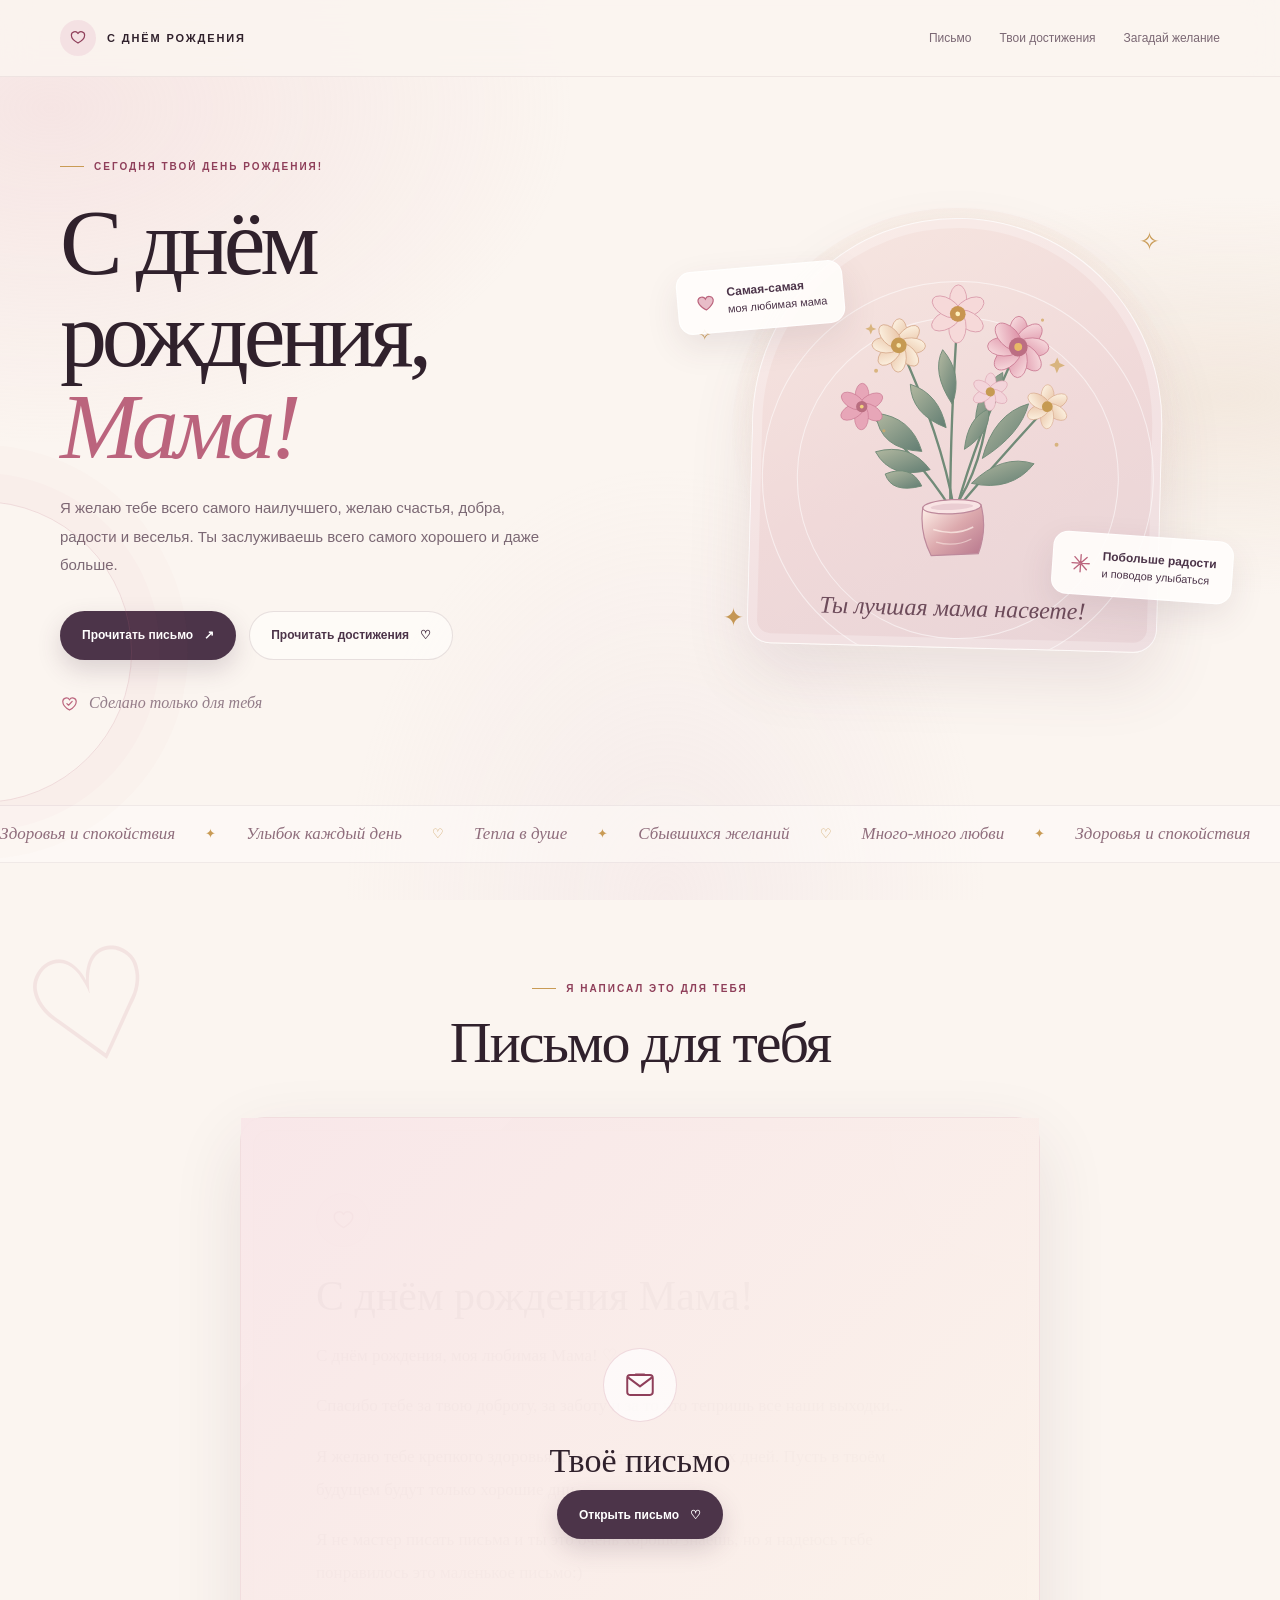
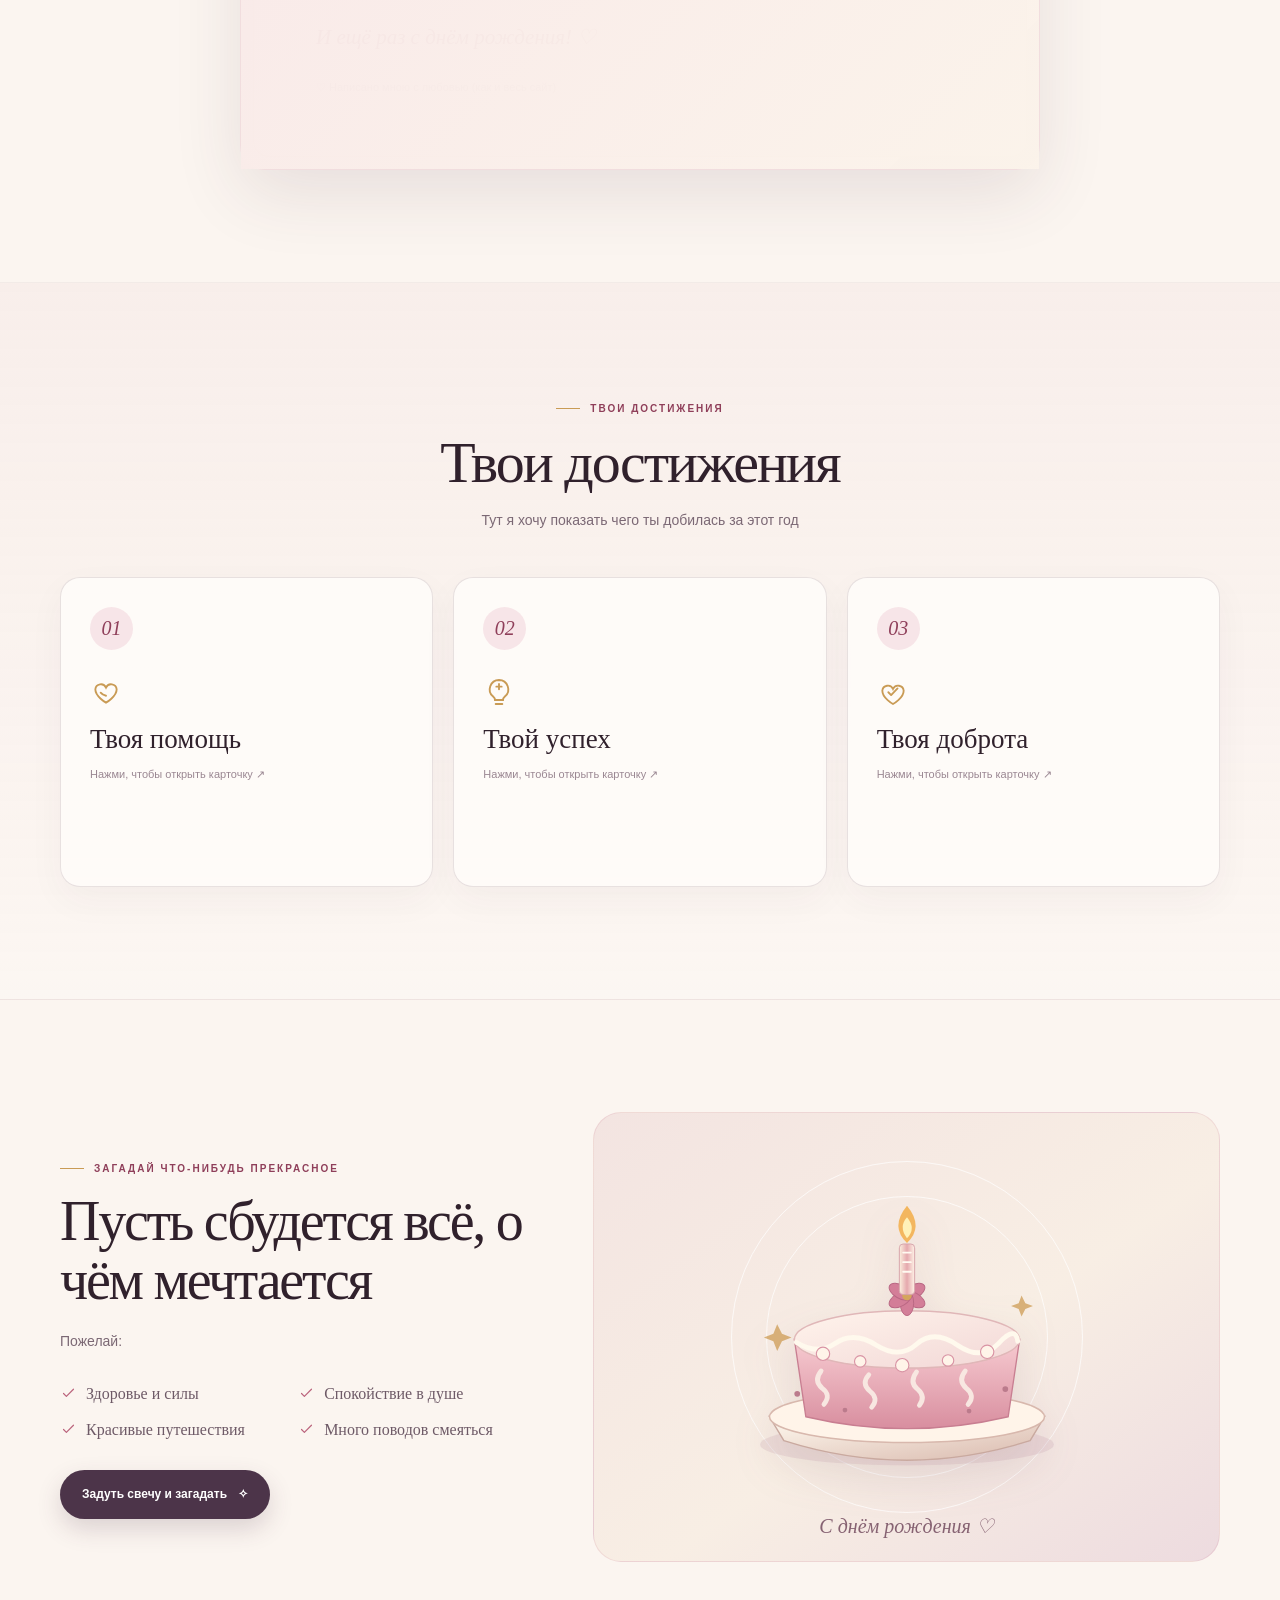
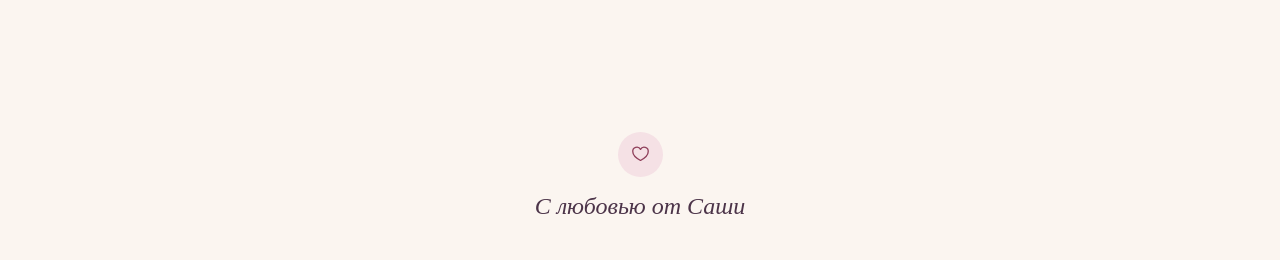
<file: index.html>
<!doctype html>
<html lang="ru">
<head>
  <meta charset="utf-8">
  <meta name="viewport" content="width=device-width, initial-scale=1">
  <meta name="theme-color" content="#fbf5f0">
  <meta name="description" content="Нежное интерактивное поздравление с днём рождения для самой любимой Мамы.">
  <title>С днём рождения, Мама! ♡</title>
  <style>
    :root {
      --paper: #fbf5f0;
      --paper-deep: #f3e5dd;
      --ink: #30212c;
      --muted: #7b6874;
      --rose: #bb647d;
      --rose-dark: #8f3f5a;
      --rose-light: #f4dce1;
      --plum: #4c3449;
      --gold: #c99b55;
      --line: rgba(92, 58, 74, .14);
      --white: #fffdfb;
      --serif: "Iowan Old Style", "Baskerville", "Palatino Linotype", Georgia, serif;
      --sans: "Avenir Next", Avenir, "Segoe UI", sans-serif;
      --shadow: 0 24px 70px rgba(74, 43, 60, .11);
    }
    * { box-sizing: border-box; }
    html { scroll-behavior: smooth; scroll-padding-top: 90px; }
    body {
      margin: 0;
      color: var(--ink);
      background: var(--paper);
      font-family: var(--sans);
      -webkit-font-smoothing: antialiased;
      overflow-x: hidden;
    }
    body::before {
      content: ""; position: fixed; inset: 0; z-index: -2; pointer-events: none;
      background:
        radial-gradient(ellipse at 4% 12%, rgba(238, 202, 207, .36), transparent 30%),
        radial-gradient(ellipse at 96% 44%, rgba(228, 207, 187, .32), transparent 28%),
        radial-gradient(ellipse at 52% 100%, rgba(233, 211, 220, .25), transparent 34%);
    }
    button, a { -webkit-tap-highlight-color: transparent; }
    button { font: inherit; }
    a { color: inherit; }
    button:focus-visible, a:focus-visible, [tabindex]:focus-visible { outline: 3px solid #d89caf; outline-offset: 4px; }
    ::selection { background: #efd0d8; color: var(--ink); }
    .progress { position: fixed; z-index: 50; top: 0; left: 0; width: 0; height: 3px; background: linear-gradient(90deg, #c77f91, #d4ae70); }
    .wrap { width: min(1160px, calc(100% - 48px)); margin-inline: auto; }
    .site-header { position: sticky; z-index: 20; top: 0; border-bottom: 1px solid rgba(92,58,74,.08); background: rgba(251,245,240,.83); backdrop-filter: blur(16px); }
    .nav { min-height: 76px; display: flex; align-items: center; justify-content: space-between; gap: 24px; }
    .brand { display: inline-flex; align-items: center; gap: 11px; text-decoration: none; font-size: 11px; font-weight: 800; letter-spacing: .17em; text-transform: uppercase; }
    .brand-mark { display: grid; place-items: center; width: 36px; height: 36px; border-radius: 50%; color: var(--rose-dark); background: #f4e1e3; }
    .nav-links { display: flex; align-items: center; gap: 28px; }
    .nav-links a { color: var(--muted); text-decoration: none; font-size: 12px; transition: color .2s ease; }
    .nav-links a:hover { color: var(--rose-dark); }
    .sound-toggle { display: inline-flex; align-items: center; gap: 8px; padding: 10px 13px; border: 1px solid var(--line); border-radius: 999px; color: var(--plum); background: rgba(255,253,251,.7); font-size: 11px; cursor: pointer; transition: background .2s, transform .2s; }
    .sound-toggle:hover { background: white; transform: translateY(-1px); }
    .sound-dot { width: 7px; height: 7px; border-radius: 50%; background: #b6a4ae; }
    .sound-toggle[aria-pressed="true"] .sound-dot { background: #6c9f7c; box-shadow: 0 0 0 4px rgba(108,159,124,.13); }

    .hero { position: relative; min-height: 680px; display: grid; grid-template-columns: 1.03fr .97fr; align-items: center; gap: clamp(32px, 6vw, 80px); padding-block: 76px 92px; }
    .hero::after { content: ""; position: absolute; width: 300px; height: 300px; left: -230px; bottom: 2px; border: 1px solid rgba(187,100,125,.18); border-radius: 50%; box-shadow: 0 0 0 28px rgba(187,100,125,.025), 0 0 0 56px rgba(187,100,125,.02); pointer-events: none; }
    .eyebrow { display: inline-flex; align-items: center; gap: 10px; color: var(--rose-dark); font-size: 10px; font-weight: 800; letter-spacing: .2em; line-height: 1.7; text-transform: uppercase; }
    .eyebrow::before { content: ""; width: 24px; height: 1px; background: var(--gold); }
    h1, h2, h3, p { margin-top: 0; }
    h1 { max-width: 650px; margin: 21px 0 22px; font: 400 clamp(58px, 7.4vw, 94px)/.98 var(--serif); letter-spacing: -.055em; }
    h1 em { color: var(--rose); font-weight: 400; }
    .hero-copy { max-width: 485px; color: var(--muted); font-size: 15px; line-height: 1.9; }
    .hero-actions { display: flex; flex-wrap: wrap; align-items: center; gap: 13px; margin-top: 31px; }
    .btn { display: inline-flex; justify-content: center; align-items: center; gap: 11px; min-height: 49px; padding: 0 21px; border: 1px solid transparent; border-radius: 999px; text-decoration: none; cursor: pointer; font-size: 12px; font-weight: 700; transition: transform .22s ease, box-shadow .22s ease, background .22s ease; }
    .btn:hover { transform: translateY(-3px); }
    .btn-primary { color: white; background: var(--plum); box-shadow: 0 10px 24px rgba(76,52,73,.18); }
    .btn-primary:hover { background: #63435d; box-shadow: 0 15px 30px rgba(76,52,73,.22); }
    .btn-soft { border-color: var(--line); color: var(--plum); background: rgba(255,253,251,.65); }
    .btn-soft:hover { background: white; }
    .hero-note { display: flex; align-items: center; gap: 10px; margin-top: 34px; color: #937d89; font: italic 16px var(--serif); }
    .hero-note svg { color: var(--rose); flex: 0 0 auto; }

    .art-stage { position: relative; min-height: 485px; display: grid; place-items: center; }
    .art-halo { position: absolute; width: min(100%, 450px); aspect-ratio: 1; border-radius: 50%; background: radial-gradient(circle at 50% 45%, #f3dfe0 0, #f6e8df 49%, rgba(246,232,223,0) 70%); }
    .art-frame { position: relative; width: min(100%, 410px); min-height: 430px; overflow: hidden; border: 1px solid rgba(255,255,255,.8); border-radius: 210px 210px 24px 24px; background: linear-gradient(155deg, #f7e7e1, #f0d9d9 54%, #e8d4d7); box-shadow: 0 28px 65px rgba(106,66,82,.12), inset 0 0 0 9px rgba(255,255,255,.25); transform: rotate(1.5deg); }
    .art-frame::before, .art-frame::after { content: ""; position: absolute; border: 1px solid rgba(255,255,255,.55); border-radius: 50%; width: 390px; height: 390px; left: 10px; top: 62px; }
    .art-frame::after { width: 320px; height: 320px; left: 45px; top: 98px; }
    .bouquet { position: absolute; inset: 36px 12px 54px; z-index: 1; width: calc(100% - 24px); height: calc(100% - 90px); }
    .art-caption { position: absolute; z-index: 2; left: 0; right: 0; bottom: 25px; text-align: center; color: #6d4b5a; font: italic 24px var(--serif); }
    .floating-note { position: absolute; z-index: 3; display: flex; align-items: center; gap: 10px; padding: 13px 16px; border: 1px solid rgba(255,255,255,.8); border-radius: 15px; background: rgba(255,253,251,.91); box-shadow: 0 13px 34px rgba(76,52,73,.1); color: var(--plum); font-size: 11px; line-height: 1.5; }
    .floating-note strong { display: block; font-size: 12px; }
    .floating-note svg { color: var(--rose); flex-shrink: 0; }
    .note-one { left: -18px; top: 76px; transform: rotate(-5deg); }
    .note-two { right: -13px; bottom: 77px; transform: rotate(4deg); }
    .sparkle { position: absolute; color: var(--gold); font-size: 25px; animation: twinkle 3s ease-in-out infinite; }
    .sparkle.s1 { top: 37px; right: 60px; }
    .sparkle.s2 { bottom: 43px; left: 28px; animation-delay: 1s; }
    .sparkle.s3 { top: 135px; left: 3px; font-size: 16px; animation-delay: 1.7s; }
    @keyframes twinkle { 0%,100% { opacity: .5; transform: scale(.85) rotate(0); } 50% { opacity: 1; transform: scale(1.18) rotate(20deg); } }

    .ticker { overflow: hidden; border-block: 1px solid rgba(92,58,74,.08); background: rgba(255,253,251,.45); }
    .ticker-track { display: flex; width: max-content; gap: 30px; padding: 18px 0; animation: ticker 38s linear infinite; color: #8f6d7c; font: italic 17px var(--serif); }
    .ticker-track span { display: inline-flex; align-items: center; gap: 30px; white-space: nowrap; }
    .ticker-track b { color: var(--gold); font: normal 13px var(--sans); }
    @keyframes ticker { to { transform: translateX(-50%); } }

    .section { padding-block: 112px; }
    .section-head { max-width: 650px; margin: 0 auto 44px; text-align: center; }
    .section-head .eyebrow { justify-content: center; }
    .section-head h2 { margin: 15px 0 14px; font: 400 clamp(37px, 5vw, 58px)/1.06 var(--serif); letter-spacing: -.035em; }
    .section-head p { margin-bottom: 0; color: var(--muted); font-size: 14px; line-height: 1.8; }
    .letter-section { position: relative; }
    .letter-section::before { content: "♡"; position: absolute; top: 58px; left: 2%; color: rgba(187,100,125,.12); font: 150px var(--serif); transform: rotate(-15deg); pointer-events: none; }
    .letter-shell { position: relative; max-width: 800px; margin-inline: auto; padding: 12px; border: 1px solid rgba(187,100,125,.19); border-radius: 24px; background: rgba(255,253,251,.53); box-shadow: var(--shadow); }
    .letter-paper { position: relative; overflow: hidden; padding: clamp(26px, 6vw, 62px); border: 1px solid rgba(201,155,85,.28); border-radius: 16px; background: var(--white); }
    .letter-paper::before { content: ""; position: absolute; width: 250px; height: 250px; right: -116px; top: -120px; border: 1px solid rgba(201,155,85,.2); border-radius: 50%; box-shadow: 0 0 0 18px rgba(201,155,85,.035), 0 0 0 36px rgba(201,155,85,.025); }
    .letter-stamp { display: grid; place-items: center; width: 54px; height: 54px; margin-bottom: 25px; border: 1px solid #e8c9d1; border-radius: 50%; color: var(--rose-dark); background: #faeef0; }
    .letter-topline { color: var(--rose-dark); font-size: 10px; font-weight: 800; letter-spacing: .2em; text-transform: uppercase; }
    .letter-paper h3 { margin: 15px 0 19px; font: 400 clamp(30px, 4vw, 42px) var(--serif); }
    .letter-content { max-width: 610px; color: #6d5c67; font: 17px/1.95 var(--serif); }
    .letter-content p { margin-bottom: 17px; }
    .letter-content .signature { margin-top: 28px; color: var(--rose-dark); font-style: italic; font-size: 21px; }
    .letter-hidden { position: absolute; z-index: 4; inset: 0; display: grid; place-items: center; padding: 25px; text-align: center; background: linear-gradient(135deg, rgba(248,230,232,.97), rgba(251,243,234,.98)); transition: opacity .65s ease, transform .65s ease, visibility .65s; }
    .letter-hidden .envelope-icon { display: grid; place-items: center; width: 74px; height: 74px; margin: 0 auto 20px; border: 1px solid rgba(187,100,125,.22); border-radius: 50%; color: var(--rose-dark); background: rgba(255,255,255,.7); }
    .letter-hidden h3 { margin: 0 0 10px; font: 400 34px var(--serif); }
    .letter-hidden p { max-width: 300px; margin: 0 auto 23px; color: var(--muted); font-size: 13px; line-height: 1.7; }
    .letter-shell.is-open .letter-hidden { opacity: 0; visibility: hidden; transform: translateY(-12px) scale(.98); pointer-events: none; }
    .letter-foot { display: flex; flex-wrap: wrap; align-items: center; justify-content: space-between; gap: 15px; margin-top: 23px; color: #a18e99; font-size: 11px; }
    .letter-foot span { display: inline-flex; align-items: center; gap: 7px; }

    .reasons-section { background: linear-gradient(180deg, rgba(244,227,225,.35), rgba(255,253,251,.2)); border-block: 1px solid rgba(92,58,74,.06); }
    .reasons-grid { display: grid; grid-template-columns: repeat(3, 1fr); gap: 20px; }
    .reason-card { min-height: 310px; perspective: 1000px; cursor: pointer; border-radius: 20px; }
    .reason-inner { position: relative; height: 100%; min-height: 310px; transform-style: preserve-3d; transition: transform .75s cubic-bezier(.2,.75,.25,1); }
    .reason-card.is-flipped .reason-inner { transform: rotateY(180deg); }
    .reason-face { position: absolute; inset: 0; display: flex; flex-direction: column; align-items: flex-start; padding: 29px; border: 1px solid var(--line); border-radius: 20px; backface-visibility: hidden; -webkit-backface-visibility: hidden; }
    .reason-front { background: rgba(255,253,251,.8); box-shadow: 0 13px 36px rgba(74,43,60,.045); }
    .reason-back { justify-content: center; transform: rotateY(180deg); background: var(--plum); color: #fff7f0; }
    .reason-number { display: grid; place-items: center; width: 43px; height: 43px; border-radius: 50%; color: var(--rose-dark); background: #f7e5e8; font: italic 20px var(--serif); }
    .reason-icon { margin: 26px 0 12px; color: var(--gold); }
    .reason-front h3 { max-width: 230px; margin: 0 0 10px; font: 400 27px/1.14 var(--serif); }
    .reason-front p { margin: 0; color: #9a8792; font-size: 11px; line-height: 1.7; }
    .reason-back .mini-label { margin-bottom: 16px; color: #e7b7c4; font-size: 9px; font-weight: 800; letter-spacing: .2em; text-transform: uppercase; }
    .reason-back p { margin: 0; font: 20px/1.6 var(--serif); }
    .reason-back .back-heart { margin-top: 22px; color: #e9b9c5; }
    .flip-hint { margin-top: 26px; text-align: center; color: #9b8791; font-size: 11px; }

    .wish-layout { display: grid; grid-template-columns: .85fr 1.15fr; align-items: center; gap: 70px; }
    .wish-copy .eyebrow { margin-bottom: 15px; }
    .wish-copy h2 { margin: 0 0 18px; font: 400 clamp(38px, 5vw, 56px)/1.05 var(--serif); letter-spacing: -.04em; }
    .wish-copy > p { max-width: 420px; color: var(--muted); font-size: 14px; line-height: 1.9; }
    .wish-list { display: grid; grid-template-columns: 1fr 1fr; gap: 13px; margin: 28px 0; padding: 0; list-style: none; }
    .wish-list li { display: flex; align-items: flex-start; gap: 9px; color: #6e5a67; font: 16px/1.45 var(--serif); }
    .wish-list svg { flex: 0 0 auto; margin-top: 3px; color: var(--rose); }
    .cake-card { position: relative; min-height: 450px; display: grid; place-items: center; overflow: hidden; border: 1px solid rgba(187,100,125,.14); border-radius: 28px; background: linear-gradient(145deg, #f3e4e1, #f8eee4 56%, #eddbdf); }
    .cake-card::before, .cake-card::after { content: ""; position: absolute; width: 350px; height: 350px; border: 1px solid rgba(255,255,255,.7); border-radius: 50%; }
    .cake-card::after { width: 280px; height: 280px; }
    .cake-svg { position: relative; z-index: 2; width: min(90%, 420px); overflow: visible; filter: drop-shadow(0 18px 20px rgba(106,66,82,.12)); }
    .cake-caption { position: absolute; z-index: 3; bottom: 23px; left: 0; right: 0; text-align: center; color: #866272; font: italic 20px var(--serif); }
    .candle-flame { transform-origin: 230px 113px; animation: flame 1.15s ease-in-out infinite alternate; transition: opacity .25s ease; }
    .cake-card.blown .candle-flame { opacity: 0; animation: none; }
    @keyframes flame { from { transform: scale(.88) rotate(-3deg); } to { transform: scale(1.09) rotate(3deg); } }
    .wish-button { position: absolute; z-index: 4; top: 20px; right: 20px; display: inline-flex; align-items: center; gap: 7px; border: 1px solid rgba(255,255,255,.85); border-radius: 999px; padding: 10px 14px; color: var(--plum); background: rgba(255,253,251,.78); cursor: pointer; font-size: 11px; transition: transform .2s, background .2s; }
    .wish-button:hover { transform: translateY(-2px); background: white; }

    .hug-section { padding-top: 25px; }
    .hug-panel { position: relative; overflow: hidden; padding: clamp(35px, 7vw, 76px) 25px; border-radius: 28px; text-align: center; color: #fff8f4; background: var(--plum); }
    .hug-panel::before, .hug-panel::after { content: ""; position: absolute; width: 250px; height: 250px; border: 1px solid rgba(255,255,255,.12); border-radius: 50%; }
    .hug-panel::before { left: -100px; top: -120px; box-shadow: 0 0 0 23px rgba(255,255,255,.025), 0 0 0 47px rgba(255,255,255,.02); }
    .hug-panel::after { right: -90px; bottom: -160px; width: 360px; height: 360px; }
    .hug-panel .eyebrow { color: #e4b5c2; justify-content: center; }
    .hug-panel .eyebrow::before { background: #d5a566; }
    .hug-panel h2 { position: relative; z-index: 1; margin: 16px 0 14px; font: 400 clamp(38px, 5vw, 58px)/1.08 var(--serif); letter-spacing: -.035em; }
    .hug-panel > p { position: relative; z-index: 1; max-width: 510px; margin: 0 auto; color: #d9c8d3; font-size: 13px; line-height: 1.8; }
    .hug-button { position: relative; z-index: 2; margin-top: 27px; color: var(--plum); background: #f5dce1; box-shadow: 0 8px 24px rgba(0,0,0,.12); }
    .hug-button:hover { background: #ffe9ec; }
    .hug-count { position: relative; z-index: 1; margin-top: 20px; color: #d9c8d3; font-size: 11px; }
    .hug-count strong { color: #fff4f2; font-weight: 700; }
    .floating-heart { position: fixed; z-index: 60; bottom: 18%; pointer-events: none; color: #d97f98; font-size: 24px; animation: heart-rise 1.9s cubic-bezier(.15,.65,.35,1) forwards; filter: drop-shadow(0 4px 4px rgba(0,0,0,.08)); }
    @keyframes heart-rise { 0% { opacity: 0; transform: translateY(0) scale(.4) rotate(-12deg); } 15% { opacity: 1; } 100% { opacity: 0; transform: translateY(-280px) scale(1.35) rotate(18deg); } }

    footer { padding: 58px 0 32px; text-align: center; }
    .footer-heart { display: grid; place-items: center; width: 45px; height: 45px; margin: 0 auto 16px; border-radius: 50%; color: var(--rose-dark); background: #f5e1e5; }
    footer p { margin-bottom: 8px; color: var(--plum); font: italic 24px var(--serif); }
    footer small { color: #a18e99; font-size: 10px; letter-spacing: .08em; }
    .toast { position: fixed; z-index: 80; left: 50%; bottom: 28px; max-width: calc(100% - 32px); padding: 14px 20px; border: 1px solid rgba(255,255,255,.6); border-radius: 14px; color: white; background: #493348; box-shadow: 0 16px 40px rgba(48,33,44,.2); font-size: 12px; line-height: 1.5; opacity: 0; transform: translate(-50%, 20px); pointer-events: none; transition: opacity .3s, transform .3s; text-align: center; }
    .toast.show { opacity: 1; transform: translate(-50%, 0); }
    #confetti { position: fixed; inset: 0; z-index: 70; width: 100%; height: 100%; pointer-events: none; }
    [data-reveal] { opacity: 0; transform: translateY(22px); transition: opacity .75s ease, transform .75s cubic-bezier(.2,.7,.2,1); }
    [data-reveal].visible { opacity: 1; transform: translateY(0); }
    .no-js [data-reveal] { opacity: 1; transform: none; }

    @media (max-width: 900px) {
      .hero { min-height: auto; grid-template-columns: 1fr 1fr; gap: 28px; padding-block: 65px 72px; }
      h1 { font-size: clamp(53px, 8vw, 76px); }
      .art-stage { min-height: 420px; }
      .art-frame { min-height: 380px; }
      .floating-note { padding: 10px 12px; }
      .note-one { left: -10px; }
      .note-two { right: -5px; }
      .wish-layout { gap: 35px; }
      .cake-card { min-height: 400px; }
    }
    @media (max-width: 680px) {
      .wrap { width: min(100% - 32px, 500px); }
      .nav { min-height: 66px; gap: 10px; }
      .brand { font-size: 9px; letter-spacing: .12em; gap: 7px; }
      .brand-mark { width: 31px; height: 31px; }
      .nav-links { display: none; }
      .sound-toggle { padding: 9px 11px; font-size: 10px; }
      .hero { display: flex; flex-direction: column; align-items: stretch; gap: 14px; padding-block: 56px 62px; }
      .hero-copy { font-size: 14px; }
      h1 { max-width: 480px; font-size: clamp(58px, 15vw, 78px); }
      .hero-actions { margin-top: 24px; }
      .hero-note { margin-top: 24px; }
      .art-stage { min-height: 410px; margin: 13px 4px 0; }
      .art-frame { width: min(84%, 350px); min-height: 380px; }
      .note-one { left: -3px; top: 48px; }
      .note-two { right: -2px; bottom: 55px; }
      .section { padding-block: 78px; }
      .section-head { margin-bottom: 32px; }
      .letter-section::before { top: 30px; left: -17px; font-size: 100px; }
      .letter-paper { padding: 30px 22px; }
      .letter-content { font-size: 16px; }
      .letter-foot { flex-direction: column; align-items: flex-start; }
      .reasons-grid { grid-template-columns: 1fr; gap: 13px; }
      .reason-card, .reason-inner { min-height: 245px; }
      .reason-face { padding: 24px; }
      .reason-icon { margin: 17px 0 8px; }
      .reason-front h3 { font-size: 28px; }
      .wish-layout { grid-template-columns: 1fr; gap: 30px; }
      .wish-list { gap: 15px 10px; }
      .wish-list li { font-size: 15px; }
      .cake-card { min-height: 360px; }
      .cake-svg { width: min(96%, 370px); }
      .hug-section { padding-top: 0; }
      .hug-panel { border-radius: 22px; }
      footer { padding-top: 42px; }
    }
    @media (prefers-reduced-motion: reduce) {
      *, *::before, *::after { scroll-behavior: auto !important; animation-duration: .01ms !important; animation-iteration-count: 1 !important; transition-duration: .01ms !important; }
      [data-reveal] { opacity: 1; transform: none; }
    }
  </style>
</head>
<body class="no-js">
  <div class="progress" id="progress" aria-hidden="true"></div>
  <canvas id="confetti" aria-hidden="true"></canvas>

  <header class="site-header">
    <div class="wrap nav">
      <a class="brand" href="#top" aria-label="На главную">
        <span class="brand-mark" aria-hidden="true"><svg width="18" height="18" viewBox="0 0 24 24" fill="none"><path d="M20.8 8.8c0 5.1-8.8 10-8.8 10s-8.8-4.9-8.8-10A4.7 4.7 0 0 1 12 6.1a4.7 4.7 0 0 1 8.8 2.7Z" stroke="currentColor" stroke-width="1.6" stroke-linejoin="round"/></svg></span>
        <span>С днём рождения</span>
      </a>
      <nav class="nav-links" aria-label="Основная навигация">
        <a href="#letter">Письмо</a>
        <a href="#reasons">Твои достижения</a>
        <a href="#wish">Загадай желание</a>
      </nav>
    </div>
  </header>

  <main id="top">
    <section class="wrap hero" aria-labelledby="hero-title">
      <div class="hero-text" data-reveal>
        <div class="eyebrow">Сегодня твой день рождения!</div>
        <h1 id="hero-title">С днём рождения, <em>Мама!</em></h1>
        <p class="hero-copy">Я желаю тебе всего самого наилучшего, желаю счастья, добра, радости и веселья. Ты заслуживаешь всего самого хорошего и даже больше.</p>
        <div class="hero-actions">
          <a class="btn btn-primary" href="#letter">Прочитать письмо <span aria-hidden="true">↗</span></a>
          <a class="btn btn-soft" href="#reasons">Прочитать достижения <span aria-hidden="true">♡</span></a>
        </div>
        <div class="hero-note"><svg width="19" height="19" viewBox="0 0 24 24" fill="none" aria-hidden="true"><path d="M12 20.2S3.5 15.4 3.5 9.4a4.6 4.6 0 0 1 8.5-2.2 4.6 4.6 0 0 1 8.5 2.2c0 6-8.5 10.8-8.5 10.8Z" stroke="currentColor" stroke-width="1.5"/><path d="m8.7 12.1 2.1 2.1 4.6-4.8" stroke="currentColor" stroke-width="1.5" stroke-linecap="round" stroke-linejoin="round"/></svg> Сделано только для тебя
        </div>
      </div>

      <div class="art-stage" data-reveal aria-label="Иллюстрация нежного букета цветов">
        <div class="art-halo"></div>
        <span class="sparkle s1" aria-hidden="true">✧</span><span class="sparkle s2" aria-hidden="true">✦</span><span class="sparkle s3" aria-hidden="true">✧</span>
        <div class="floating-note note-one"><svg width="23" height="23" viewBox="0 0 24 24" fill="none" aria-hidden="true"><path d="M12 20s-8-4.5-8-10a4.2 4.2 0 0 1 8-1.3A4.2 4.2 0 0 1 20 10c0 5.5-8 10-8 10Z" fill="#e8bdc8" stroke="#bb647d" stroke-width="1.2"/></svg><span><strong>Самая-самая</strong>моя любимая мама</span></div>
        <div class="art-frame">
          <svg class="bouquet" viewBox="0 0 390 430" role="img" aria-label="Розовые и кремовые цветы в вазе">
            <defs>
              <linearGradient id="vase" x1="0" y1="0" x2="1" y2="1"><stop offset="0" stop-color="#fff1e9"/><stop offset=".5" stop-color="#dca9ad"/><stop offset="1" stop-color="#b7778d"/></linearGradient>
              <linearGradient id="petalPink" x1="0" y1="0" x2=".9" y2="1"><stop stop-color="#fbe4e5"/><stop offset="1" stop-color="#d9879f"/></linearGradient>
              <linearGradient id="petalCream" x1="0" y1="0" x2="1" y2="1"><stop stop-color="#fff8e9"/><stop offset="1" stop-color="#e6bd9e"/></linearGradient>
              <linearGradient id="leaf" x1="0" y1="0" x2="1" y2="1"><stop stop-color="#b2b8a0"/><stop offset="1" stop-color="#617d72"/></linearGradient>
            </defs>
            <g fill="none" stroke="#718b78" stroke-width="3" stroke-linecap="round">
              <path d="M194 324 Q175 230 119 117"/><path d="M196 326 Q220 229 270 115"/><path d="M189 324 Q186 220 192 75"/><path d="M197 323 Q250 257 309 190"/><path d="M190 323 Q145 256 73 196"/><path d="M192 324 Q230 270 236 173"/>
            </g>
            <g fill="url(#leaf)" stroke="#718b78" stroke-width="1.2">
              <path d="M151 251 Q97 250 91 204 Q136 207 151 251Z"/><path d="M162 274 Q113 289 92 253 Q135 240 162 274Z"/><path d="M228 258 Q276 226 285 187 Q241 201 228 258Z"/><path d="M215 290 Q266 300 294 263 Q253 251 215 290Z"/><path d="M181 220 Q136 204 134 166 Q171 177 181 220Z"/><path d="M218 211 Q257 184 251 148 Q219 167 218 211Z"/><path d="M188 190 Q160 150 174 121 Q201 151 188 190Z"/><path d="M205 247 Q240 223 234 195 Q208 207 205 247Z"/><path d="M152 295 Q114 306 105 281 Q137 267 152 295Z"/>
            </g>
            <g transform="translate(118 117)">
              <g fill="url(#petalCream)" stroke="#d5a789" stroke-width="1"><ellipse cy="-16" rx="10" ry="18"/><ellipse cy="-16" rx="10" ry="18" transform="rotate(45)"/><ellipse cy="-16" rx="10" ry="18" transform="rotate(90)"/><ellipse cy="-16" rx="10" ry="18" transform="rotate(135)"/><ellipse cy="-16" rx="10" ry="18" transform="rotate(180)"/><ellipse cy="-16" rx="10" ry="18" transform="rotate(225)"/><ellipse cy="-16" rx="10" ry="18" transform="rotate(270)"/><ellipse cy="-16" rx="10" ry="18" transform="rotate(315)"/></g><circle r="10" fill="#c69a52"/><circle r="3" fill="#f8e7ae"/>
            </g>
            <g transform="translate(270 115)">
              <g fill="url(#petalPink)" stroke="#c97891" stroke-width="1"><ellipse cy="-18" rx="12" ry="21"/><ellipse cy="-18" rx="12" ry="21" transform="rotate(45)"/><ellipse cy="-18" rx="12" ry="21" transform="rotate(90)"/><ellipse cy="-18" rx="12" ry="21" transform="rotate(135)"/><ellipse cy="-18" rx="12" ry="21" transform="rotate(180)"/><ellipse cy="-18" rx="12" ry="21" transform="rotate(225)"/><ellipse cy="-18" rx="12" ry="21" transform="rotate(270)"/><ellipse cy="-18" rx="12" ry="21" transform="rotate(315)"/></g><circle r="12" fill="#bc6e83"/><circle r="5" fill="#e8b967"/>
            </g>
            <g transform="translate(192 75)">
              <g fill="#f6d9d9" stroke="#d99aaa" stroke-width="1"><ellipse cy="-17" rx="11" ry="20"/><ellipse cy="-17" rx="11" ry="20" transform="rotate(60)"/><ellipse cy="-17" rx="11" ry="20" transform="rotate(120)"/><ellipse cy="-17" rx="11" ry="20" transform="rotate(180)"/><ellipse cy="-17" rx="11" ry="20" transform="rotate(240)"/><ellipse cy="-17" rx="11" ry="20" transform="rotate(300)"/></g><circle r="10" fill="#c89551"/><circle r="3" fill="#fff0bd"/>
            </g>
            <g transform="translate(73 196) scale(.8)">
              <g fill="#e7a6b8" stroke="#c97891" stroke-width="1"><ellipse cy="-17" rx="11" ry="20"/><ellipse cy="-17" rx="11" ry="20" transform="rotate(60)"/><ellipse cy="-17" rx="11" ry="20" transform="rotate(120)"/><ellipse cy="-17" rx="11" ry="20" transform="rotate(180)"/><ellipse cy="-17" rx="11" ry="20" transform="rotate(240)"/><ellipse cy="-17" rx="11" ry="20" transform="rotate(300)"/></g><circle r="9" fill="#b96e80"/><circle r="3" fill="#f2d17d"/>
            </g>
            <g transform="translate(309 190) scale(.76)">
              <g fill="url(#petalCream)" stroke="#d5a789" stroke-width="1"><ellipse cy="-17" rx="11" ry="20"/><ellipse cy="-17" rx="11" ry="20" transform="rotate(60)"/><ellipse cy="-17" rx="11" ry="20" transform="rotate(120)"/><ellipse cy="-17" rx="11" ry="20" transform="rotate(180)"/><ellipse cy="-17" rx="11" ry="20" transform="rotate(240)"/><ellipse cy="-17" rx="11" ry="20" transform="rotate(300)"/></g><circle r="9" fill="#c69a52"/>
            </g>
            <g transform="translate(236 173) scale(.65)">
              <g fill="#f3d4da" stroke="#d99aaa" stroke-width="1"><ellipse cy="-17" rx="11" ry="20"/><ellipse cy="-17" rx="11" ry="20" transform="rotate(60)"/><ellipse cy="-17" rx="11" ry="20" transform="rotate(120)"/><ellipse cy="-17" rx="11" ry="20" transform="rotate(180)"/><ellipse cy="-17" rx="11" ry="20" transform="rotate(240)"/><ellipse cy="-17" rx="11" ry="20" transform="rotate(300)"/></g><circle r="9" fill="#c69a52"/>
            </g>
            <g transform="translate(154 322) rotate(-4)"><path d="M0 0 Q-6 32 8 62 L68 62 Q81 31 74 0Z" fill="url(#vase)" stroke="#bd899b" stroke-width="1.5"/><ellipse cx="37" cy="1" rx="37" ry="9" fill="#f9e4e4" stroke="#bd899b" stroke-width="1.5"/><ellipse cx="37" cy="1" rx="27" ry="4" fill="#bd899b" opacity=".25"/><path d="M12 29 Q39 39 63 28" fill="none" stroke="#fff3ec" stroke-width="2" opacity=".7"/><path d="M15 45 Q38 53 60 43" fill="none" stroke="#fff3ec" stroke-width="1.5" opacity=".5"/></g>
            <g fill="#d3aa68" opacity=".8"><circle cx="90" cy="150" r="2.5"/><circle cx="300" cy="80" r="2"/><circle cx="322" cy="238" r="2.5"/><circle cx="102" cy="226" r="2"/><path d="M320 127 l3 7 7 3-7 3-3 7-3-7-7-3 7-3Z"/><path d="M82 90 l2 5 5 2-5 2-2 5-2-5-5-2 5-2Z"/></g>
          </svg>
          <div class="art-caption">Ты лучшая мама насвете!</div>
        </div>
        <div class="floating-note note-two"><svg width="23" height="23" viewBox="0 0 24 24" fill="none" aria-hidden="true"><path d="M12 3v18M3 12h18M5.6 5.6l12.8 12.8m0-12.8L5.6 18.4" stroke="currentColor" stroke-width="1.4" stroke-linecap="round"/></svg><span><strong>Побольше радости</strong>и поводов улыбаться</span></div>
      </div>
    </section>

    <div class="ticker" aria-label="Пожелания для мамы">
      <div class="ticker-track" aria-hidden="true">
        <span>Здоровья и спокойствия <b>✦</b> Улыбок каждый день <b>♡</b> Тепла в душе <b>✦</b> Сбывшихся желаний <b>♡</b> Много-много любви <b>✦</b></span>
        <span>Здоровья и спокойствия <b>✦</b> Улыбок каждый день <b>♡</b> Тепла в душе <b>✦</b> Сбывшихся желаний <b>♡</b> Много-много любви <b>✦</b></span>
      </div>
    </div>

    <section class="section letter-section" id="letter">
      <div class="wrap">
        <div class="section-head" data-reveal>
          <div class="eyebrow">Я написал это для тебя</div>
          <h2>Письмо для тебя</h2>
        </div>
        <div class="letter-shell" id="letterShell" data-reveal>
          <div class="letter-paper">
            <div class="letter-stamp" aria-hidden="true"><svg width="25" height="25" viewBox="0 0 24 24" fill="none"><path d="M20.8 8.8c0 5.1-8.8 10-8.8 10s-8.8-4.9-8.8-10A4.7 4.7 0 0 1 12 6.1a4.7 4.7 0 0 1 8.8 2.7Z" stroke="currentColor" stroke-width="1.5" stroke-linejoin="round"/></svg></div>
            <h3>С днём рождения Мама!</h3>
            <div class="letter-content">
              <p>С днём рождения, моя любимая Мама! ♡</p>
              <p>Спасибо тебе за твою доброту, за заботу и за то что тепришь все наши выходки...</p>
              <p>Я желаю тебе крепкого здоровья, спокойствия, радостных дней. Пусть в твоём будущем будут только хорошие дни.</p>
              <p>Я не мастер писать письма и ты это очень хорошо знаешь, но я надеюсь тебе понравилось это маленькое письмо:)</p>
              <p class="signature">И ещё раз с днём рождения! ♡</p>
            </div>
            <div class="letter-foot"><span>♡ Написано мною с любовью (как и весь сайт)</span></div>
          </div>
          <div class="letter-hidden" id="letterCover">
            <div>
              <div class="envelope-icon" aria-hidden="true"><svg width="34" height="34" viewBox="0 0 24 24" fill="none"><rect x="3" y="5" width="18" height="14" rx="2" stroke="currentColor" stroke-width="1.4"/><path d="m4 7 8 6 8-6" stroke="currentColor" stroke-width="1.4" stroke-linecap="round" stroke-linejoin="round"/><path d="M9 4.5h6" stroke="currentColor" stroke-width="1.4" stroke-linecap="round"/></svg></div>
              <h3>Твоё письмо</h3>
              <button class="btn btn-primary" id="openLetter" type="button">Открыть письмо <span aria-hidden="true">♡</span></button>
            </div>
          </div>
        </div>
      </div>
    </section>

    <section class="section reasons-section" id="reasons">
      <div class="wrap">
        <div class="section-head" data-reveal>
          <div class="eyebrow">Твои достижения</div>
          <h2>Твои достижения</h2>
          <p>Тут я хочу показать чего ты добилась за этот год</p>
        </div>
        <div class="reasons-grid">
          <div class="reason-card" role="button" tabindex="0" aria-label="Открыть карточку: за твою доброту" aria-pressed="false" data-reveal>
            <div class="reason-inner">
              <div class="reason-face reason-front"><span class="reason-number">01</span><div class="reason-icon"><svg width="32" height="32" viewBox="0 0 24 24" fill="none"><path d="M12 20s-8-4.5-8-10a4.2 4.2 0 0 1 8-1.3A4.2 4.2 0 0 1 20 10c0 5.5-8 10-8 10Z" stroke="currentColor" stroke-width="1.4"/><path d="M8 12.5c1.1 1.4 2.3 2 4 2.3" stroke="currentColor" stroke-width="1.4" stroke-linecap="round"/></svg></div><h3>Твоя помощь</h3><p>Нажми, чтобы открыть карточку ↗</p></div>
              <div class="reason-face reason-back"><div class="mini-label">Это бесценно</div><p>Ты помогаешь мне и Злате со школой, без тебя мы бы не справелись. Также ты готовишь очень вкусные блюда, которые в ресторане никогда не подадут.</p><span class="back-heart">♡</span></div>
            </div>
          </div>
          <div class="reason-card" role="button" tabindex="0" aria-label="Открыть карточку: за твою мудрость" aria-pressed="false" data-reveal>
            <div class="reason-inner">
              <div class="reason-face reason-front"><span class="reason-number">02</span><div class="reason-icon"><svg width="32" height="32" viewBox="0 0 24 24" fill="none"><path d="M12 3a7 7 0 0 0-4.4 12.4c.8.7 1.4 1.5 1.4 2.6h6c0-1.1.6-1.9 1.4-2.6A7 7 0 0 0 12 3Z" stroke="currentColor" stroke-width="1.4"/><path d="M9.5 21h5M9.5 18h5M12 6v4m-2-2h4" stroke="currentColor" stroke-width="1.4" stroke-linecap="round"/></svg></div><h3>Твой успех</h3><p>Нажми, чтобы открыть карточку ↗</p></div>
              <div class="reason-face reason-back"><div class="mini-label">Твой успех</div><p>Ты смогла разобратся с трудностьями, например, ты смогла продать квартиру, а для новой создать невероятный дизайн.</p><span class="back-heart">♡</span></div>
            </div>
          </div>
          <div class="reason-card" role="button" tabindex="0" aria-label="Открыть карточку: за то, что ты — это ты" aria-pressed="false" data-reveal>
            <div class="reason-inner">
              <div class="reason-face reason-front"><span class="reason-number">03</span><div class="reason-icon"><svg width="32" height="32" viewBox="0 0 24 24" fill="none"><path d="M12 21s-8-4.5-8-10a4.2 4.2 0 0 1 8-1.3A4.2 4.2 0 0 1 20 11c0 5.5-8 10-8 10Z" stroke="currentColor" stroke-width="1.4"/><path d="m8.5 12.2 2.1 2.1 4.8-5" stroke="currentColor" stroke-width="1.4" stroke-linecap="round" stroke-linejoin="round"/></svg></div><h3>Твоя доброта</h3><p>Нажми, чтобы открыть карточку ↗</p></div>
              <div class="reason-face reason-back"><div class="mini-label">Приятные разговоры</div><p>С тобой очень приятно вести беседы, можно поговорить о всевозможных темах и получить твоё мнение или ответ. Спасибо тебе за это.</p><span class="back-heart">♡</span></div>
            </div>
          </div>
        </div>
      </div>
    </section>

    <section class="section" id="wish">
      <div class="wrap wish-layout">
        <div class="wish-copy" data-reveal>
          <div class="eyebrow">Загадай что-нибудь прекрасное</div>
          <h2>Пусть сбудется всё, о чём мечтается</h2>
          <p>Пожелай:</p>
          <ul class="wish-list">
            <li><svg width="17" height="17" viewBox="0 0 24 24" fill="none" aria-hidden="true"><path d="m5 12 4 4L19 6" stroke="currentColor" stroke-width="1.7" stroke-linecap="round" stroke-linejoin="round"/></svg>Здоровье и силы</li>
            <li><svg width="17" height="17" viewBox="0 0 24 24" fill="none" aria-hidden="true"><path d="m5 12 4 4L19 6" stroke="currentColor" stroke-width="1.7" stroke-linecap="round" stroke-linejoin="round"/></svg>Спокойствие в душе</li>
            <li><svg width="17" height="17" viewBox="0 0 24 24" fill="none" aria-hidden="true"><path d="m5 12 4 4L19 6" stroke="currentColor" stroke-width="1.7" stroke-linecap="round" stroke-linejoin="round"/></svg>Красивые путешествия</li>
            <li><svg width="17" height="17" viewBox="0 0 24 24" fill="none" aria-hidden="true"><path d="m5 12 4 4L19 6" stroke="currentColor" stroke-width="1.7" stroke-linecap="round" stroke-linejoin="round"/></svg>Много поводов смеяться</li>
          </ul>
          <button class="btn btn-primary" id="wishButton" type="button">Задуть свечу и загадать <span aria-hidden="true">✧</span></button>
        </div>
        <div class="cake-card" id="cakeCard" data-reveal>
          <svg class="cake-svg" viewBox="0 0 440 370" role="img" aria-label="Праздничный розовый торт со свечой">
            <defs>
              <linearGradient id="cakeBase" x1="0" y1="0" x2="0" y2="1"><stop stop-color="#f7cbd1"/><stop offset="1" stop-color="#d88e9f"/></linearGradient>
              <linearGradient id="cakeTop" x1="0" y1="0" x2="1" y2="1"><stop stop-color="#fff4ec"/><stop offset="1" stop-color="#f2d7d6"/></linearGradient>
              <linearGradient id="cakePlate" x1="0" y1="0" x2="1" y2="1"><stop stop-color="#fffaf0"/><stop offset="1" stop-color="#d9b9ad"/></linearGradient>
              <linearGradient id="candle" x1="0" y1="0" x2="1" y2="0"><stop stop-color="#fbf0df"/><stop offset=".5" stop-color="#e5a8ad"/><stop offset="1" stop-color="#fff3e7"/></linearGradient>
            </defs>
            <ellipse cx="220" cy="298" rx="154" ry="22" fill="#a8768b" opacity=".15"/>
            <path d="M76 269 Q220 316 364 269 L349 294 Q220 335 91 294Z" fill="url(#cakePlate)" stroke="#c9a99f" stroke-width="1.5"/>
            <ellipse cx="220" cy="269" rx="144" ry="27" fill="#fff4e9" stroke="#d8b8ad" stroke-width="1.5"/>
            <path d="M102 188 Q220 211 338 188 L326 269 Q220 294 114 269Z" fill="url(#cakeBase)" stroke="#c87e91" stroke-width="1.4"/>
            <ellipse cx="220" cy="188" rx="118" ry="30" fill="url(#cakeTop)" stroke="#e0b7b8" stroke-width="1.5"/>
            <path d="M104 191 Q126 205 145 192 T188 194 T230 193 T273 194 T316 192 T336 190" fill="none" stroke="#fff9ed" stroke-width="5" stroke-linecap="round"/>
            <path d="M130 221 q-8 10 1 18 q10 7 2 17 M180 225 q-8 9 1 17 q10 8 2 17 M230 222 q-8 11 1 18 q9 8 2 17 M281 221 q-8 10 1 18 q10 8 2 17" fill="none" stroke="#f8e7e1" stroke-width="5" stroke-linecap="round"/>
            <g fill="#fff4e9" stroke="#d994a5" stroke-width="1.2"><circle cx="132" cy="203" r="7"/><circle cx="171" cy="211" r="6"/><circle cx="215" cy="215" r="7"/><circle cx="263" cy="210" r="6"/><circle cx="304" cy="201" r="7"/></g>
            <g transform="translate(220 142)"><g fill="#d37e98" stroke="#b96783" stroke-width="1"><ellipse cy="-8" rx="7" ry="13"/><ellipse cy="-8" rx="7" ry="13" transform="rotate(60)"/><ellipse cy="-8" rx="7" ry="13" transform="rotate(120)"/><ellipse cy="-8" rx="7" ry="13" transform="rotate(180)"/><ellipse cy="-8" rx="7" ry="13" transform="rotate(240)"/><ellipse cy="-8" rx="7" ry="13" transform="rotate(300)"/></g><circle r="5" fill="#d5a55d"/></g>
            <rect x="212" y="88" width="16" height="53" rx="4" fill="url(#candle)" stroke="#d5a3aa" stroke-width="1"/>
            <path d="M216 97h8M216 107h8M216 117h8" stroke="#fffaf1" stroke-width="2" stroke-linecap="round"/>
            <path d="M220 87 Q202 70 220 48 Q238 70 220 87Z" fill="#f3b65f" class="candle-flame"/>
            <path d="M220 82 Q211 70 220 60 Q230 72 220 82Z" fill="#fff1b8" class="candle-flame"/>
            <path d="M84 172 l5 10 10 4-10 4-5 10-4-10-10-4 10-4Z" fill="#d0a05c" opacity=".8"/><path d="M340 142 l4 8 8 3-8 3-4 8-3-8-8-3 8-3Z" fill="#d0a05c" opacity=".8"/>
            <g fill="#bb7b8c"><circle cx="105" cy="245" r="3"/><circle cx="323" cy="240" r="3"/><circle cx="155" cy="262" r="2.5"/><circle cx="285" cy="263" r="2.5"/></g>
          </svg>
          <div class="cake-caption">С днём рождения ♡</div>
        </div>
      </div>
    </section>
  <footer>
    <div class="footer-heart" aria-hidden="true"><svg width="21" height="21" viewBox="0 0 24 24" fill="none"><path d="M20.8 8.8c0 5.1-8.8 10-8.8 10s-8.8-4.9-8.8-10A4.7 4.7 0 0 1 12 6.1a4.7 4.7 0 0 1 8.8 2.7Z" stroke="currentColor" stroke-width="1.5" stroke-linejoin="round"/></svg></div>
    <p>С любовью от Саши</p>
  </footer>
  <div class="toast" id="toast" role="status" aria-live="polite"></div>

  <script>
    (() => {
      'use strict';
      document.body.classList.remove('no-js');

      const reducedMotion = window.matchMedia('(prefers-reduced-motion: reduce)').matches;
      const progress = document.getElementById('progress');
      const updateProgress = () => {
        const scrollable = document.documentElement.scrollHeight - window.innerHeight;
        const percent = scrollable > 0 ? (window.scrollY / scrollable) * 100 : 0;
        progress.style.width = `${Math.min(100, percent)}%`;
      };
      window.addEventListener('scroll', updateProgress, { passive: true });
      updateProgress();

      const revealItems = document.querySelectorAll('[data-reveal]');
      if ('IntersectionObserver' in window && !reducedMotion) {
        const observer = new IntersectionObserver((entries, obs) => {
          entries.forEach(entry => {
            if (entry.isIntersecting) {
              entry.target.classList.add('visible');
              obs.unobserve(entry.target);
            }
          });
        }, { threshold: 0.12 });
        revealItems.forEach((item, index) => {
          item.style.transitionDelay = `${Math.min(index % 3, 2) * 90}ms`;
          observer.observe(item);
        });
      } else {
        revealItems.forEach(item => item.classList.add('visible'));
      }

      let toastTimer;
      const toast = document.getElementById('toast');
      function showToast(message) {
        toast.textContent = message;
        toast.classList.add('show');
        window.clearTimeout(toastTimer);
        toastTimer = window.setTimeout(() => toast.classList.remove('show'), 3100);
      }

      // Lightweight canvas confetti. No libraries or external assets required.
      const canvas = document.getElementById('confetti');
      const ctx = canvas.getContext('2d');
      let particles = [];
      let rafId = 0;
      function resizeCanvas() {
        const dpr = Math.min(window.devicePixelRatio || 1, 2);
        canvas.width = Math.round(window.innerWidth * dpr);
        canvas.height = Math.round(window.innerHeight * dpr);
        canvas.style.width = `${window.innerWidth}px`;
        canvas.style.height = `${window.innerHeight}px`;
        ctx.setTransform(dpr, 0, 0, dpr, 0, 0);
      }
      window.addEventListener('resize', resizeCanvas, { passive: true });
      resizeCanvas();
      function drawConfetti() {
        ctx.clearRect(0, 0, window.innerWidth, window.innerHeight);
        particles = particles.filter(p => p.life > 0 && p.y < window.innerHeight + 30);
        particles.forEach(p => {
          p.x += p.vx; p.y += p.vy; p.vy += 0.055; p.vx *= 0.994; p.rotation += p.spin; p.life -= 1;
          ctx.save(); ctx.translate(p.x, p.y); ctx.rotate(p.rotation); ctx.globalAlpha = Math.max(0, Math.min(1, p.life / 35));
          ctx.fillStyle = p.color;
          if (p.heart) {
            ctx.font = `${p.size * 1.5}px Georgia`; ctx.fillText('♥', -p.size / 2, p.size / 2);
          } else {
            ctx.fillRect(-p.size / 2, -p.size / 3, p.size, p.size * 0.65);
          }
          ctx.restore();
        });
        if (particles.length) rafId = requestAnimationFrame(drawConfetti);
        else { ctx.clearRect(0, 0, window.innerWidth, window.innerHeight); cancelAnimationFrame(rafId); rafId = 0; }
      }
      function burst(x = window.innerWidth / 2, y = window.innerHeight * .35, count = 90, hearts = false) {
        if (reducedMotion) count = Math.min(count, 16);
        const colors = ['#d98299', '#f0c4cd', '#d6ad6e', '#fff1df', '#9a7896', '#e9a78a'];
        for (let i = 0; i < count; i++) {
          const angle = Math.random() * Math.PI * 2;
          const speed = 1.5 + Math.random() * (hearts ? 2.5 : 5.5);
          particles.push({ x, y, vx: Math.cos(angle) * speed, vy: Math.sin(angle) * speed - (hearts ? 1.8 : 2), size: 4 + Math.random() * 6, color: colors[Math.floor(Math.random() * colors.length)], rotation: Math.random() * 6, spin: (Math.random() - .5) * .18, life: 70 + Math.random() * 35, heart: hearts && Math.random() > .35 });
        }
        if (!rafId) rafId = requestAnimationFrame(drawConfetti);
      }

      // Open the letter and celebrate the moment.
      const letterShell = document.getElementById('letterShell');
      const openLetterButton = document.getElementById('openLetter');
      function openLetter() {
        if (!letterShell.classList.contains('is-open')) {
          letterShell.classList.add('is-open');
          openLetterButton.setAttribute('aria-expanded', 'true');
          burst(window.innerWidth / 2, window.innerHeight * .43, 85, true);
          showToast('Это письмо было написано для тебя ♡');
        }
      }
      openLetterButton.setAttribute('aria-expanded', 'false');
      openLetterButton.addEventListener('click', openLetter);

      // Flip the three love notes by click, Enter, or Space.
      document.querySelectorAll('.reason-card').forEach(card => {
        const toggleCard = () => {
          const flipped = card.classList.toggle('is-flipped');
          card.setAttribute('aria-pressed', String(flipped));
        };
        card.addEventListener('click', toggleCard);
        card.addEventListener('keydown', event => {
          if (event.key === 'Enter' || event.key === ' ') { event.preventDefault(); toggleCard(); }
        });
      });

      // The candle is a visual ritual: first click blows it out, later clicks relight it.
      const cakeCard = document.getElementById('cakeCard');
      const wishMessages = [
        'Пусть всё хорошее находит к тебе дорогу. ✨',
        'Пусть впереди будет много тёплых, счастливых дней. ♡',
        'Пусть мечты сбываются красиво и вовремя. ✨',
        'Пусть здоровье будет крепким, а сердце — спокойным. ♡',
        'Пусть рядом всегда будет любовь, уют и любимые люди. ✨'
      ];
      let candleBlown = false;
      function makeWish() {
        candleBlown = !candleBlown;
        cakeCard.classList.toggle('blown', candleBlown);
        if (candleBlown) {
          burst(window.innerWidth * .72, window.innerHeight * .48, 115, false);
          const wish = wishMessages[Math.floor(Math.random() * wishMessages.length)];
          showToast(`Желание загадано! ${wish}`);
        } else {
          showToast('Свеча снова горит — можно загадать ещё одно желание. ♡');
        }
      }
      document.getElementById('wishButton').addEventListener('click', makeWish);
      document.getElementById('wishSmallButton').addEventListener('click', makeWish);

      // A soft, original synthesized chime melody. It starts only after a click.
      const soundToggle = document.getElementById('soundToggle');
      const soundLabel = document.getElementById('soundLabel');
      let audioContext = null;
      let melodyTimer = null;
      let noteIndex = 0;
      const notes = [523.25, 659.25, 783.99, 659.25, 587.33, 698.46, 880, 698.46, 659.25, 587.33, 523.25, 392];
      function playNote(frequency) {
        if (!audioContext || audioContext.state !== 'running') return;
        const oscillator = audioContext.createOscillator();
        const gain = audioContext.createGain();
        oscillator.type = 'sine';
        oscillator.frequency.setValueAtTime(frequency, audioContext.currentTime);
        gain.gain.setValueAtTime(0.0001, audioContext.currentTime);
        gain.gain.exponentialRampToValueAtTime(0.045, audioContext.currentTime + .035);
        gain.gain.exponentialRampToValueAtTime(0.0001, audioContext.currentTime + .58);
        oscillator.connect(gain); gain.connect(audioContext.destination);
        oscillator.start(); oscillator.stop(audioContext.currentTime + .62);
      }
      async function toggleMelody() {
        if (melodyTimer) {
          window.clearInterval(melodyTimer); melodyTimer = null;
          if (audioContext) { try { await audioContext.close(); } catch (_) {} audioContext = null; }
          soundToggle.setAttribute('aria-pressed', 'false');
          soundToggle.setAttribute('aria-label', 'Включить мелодию');
          soundLabel.textContent = 'Мелодия: выкл.';
          return;
        }
        const AudioContextClass = window.AudioContext || window.webkitAudioContext;
        if (!AudioContextClass) { showToast('Похоже, этот браузер не поддерживает звуковую мелодию.'); return; }
        try {
          audioContext = new AudioContextClass();
          await audioContext.resume();
          noteIndex = 0;
          playNote(notes[noteIndex++]);
          melodyTimer = window.setInterval(() => {
            if (noteIndex >= notes.length) noteIndex = 0;
            playNote(notes[noteIndex++]);
          }, 520);
          soundToggle.setAttribute('aria-pressed', 'true');
          soundToggle.setAttribute('aria-label', 'Выключить мелодию');
          soundLabel.textContent = 'Мелодия: вкл.';
        } catch (_) {
          showToast('Не удалось включить звук. Попробуй ещё раз.');
        }
      }
      soundToggle.addEventListener('click', toggleMelody);
      window.addEventListener('pagehide', () => {
        if (melodyTimer) window.clearInterval(melodyTimer);
        if (audioContext && audioContext.state !== 'closed') audioContext.close();
      });
    })();
  </script>
</body>
</html>
</file>
